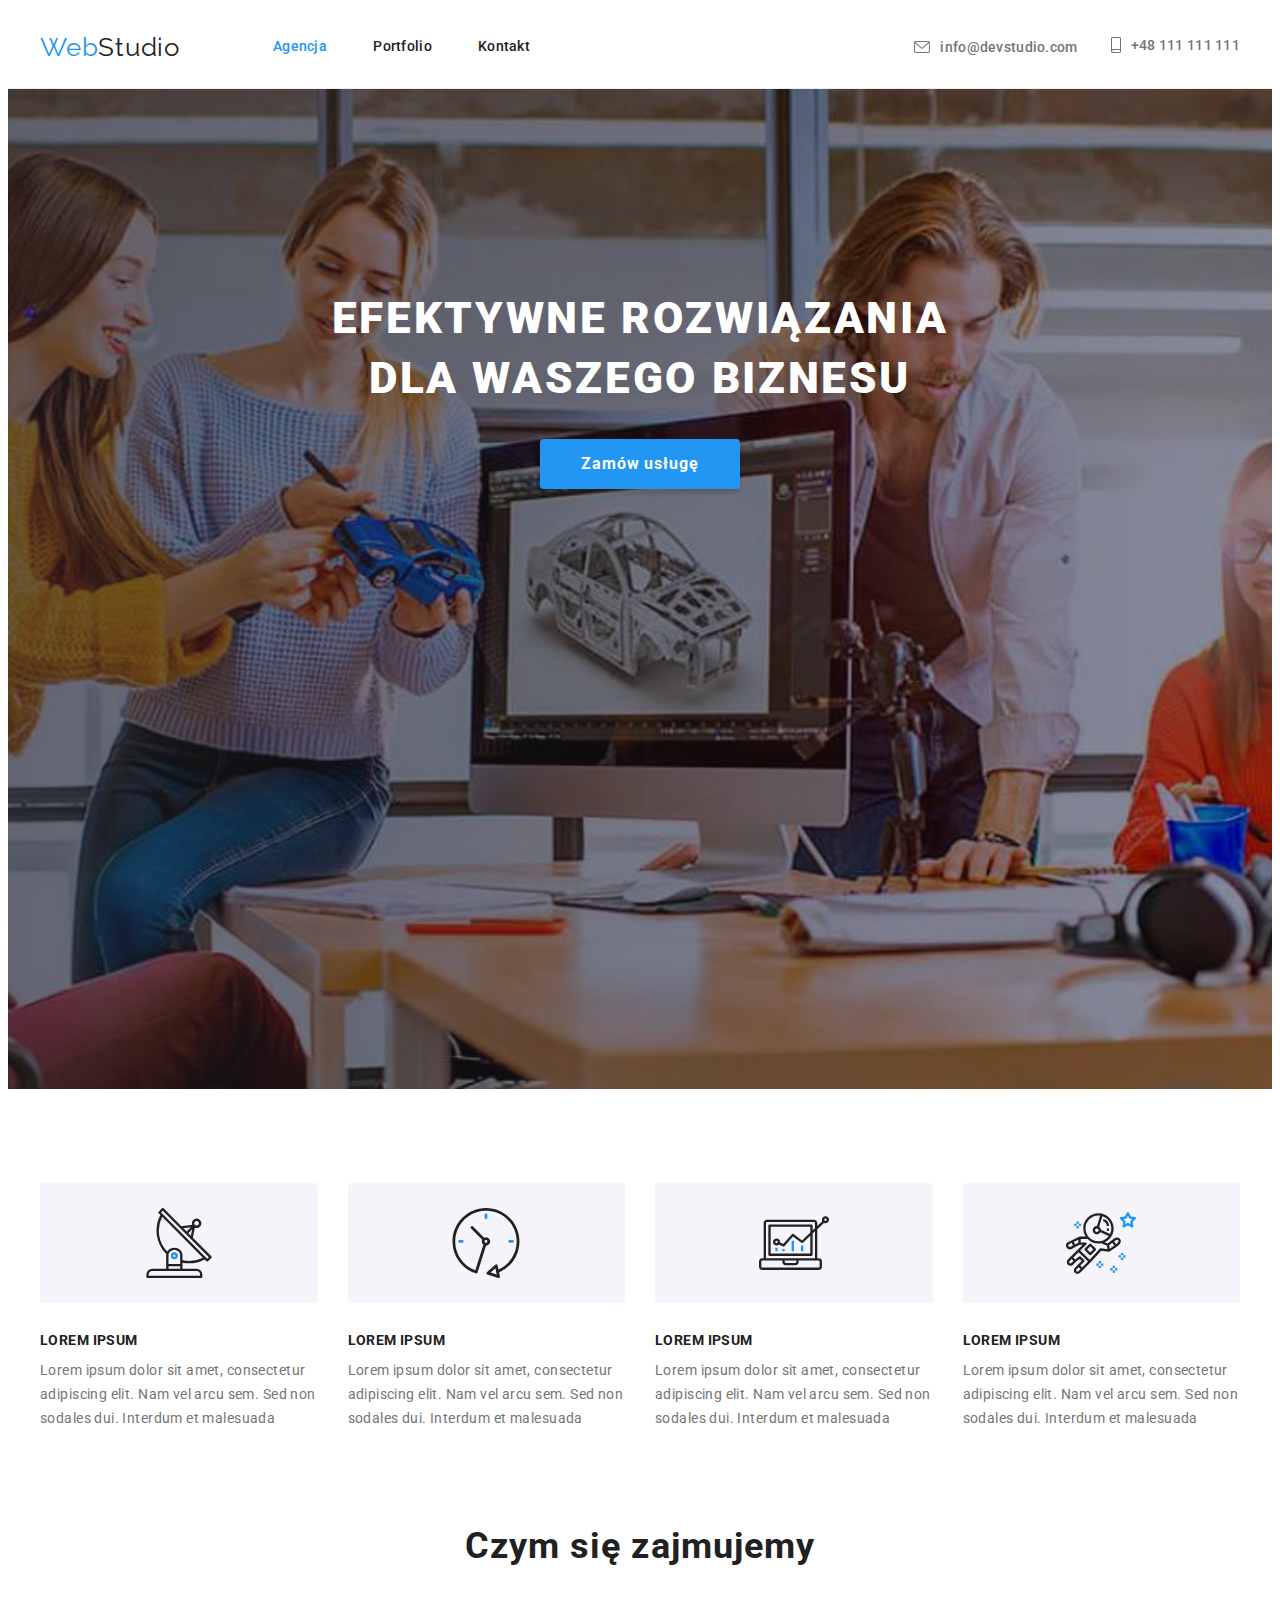
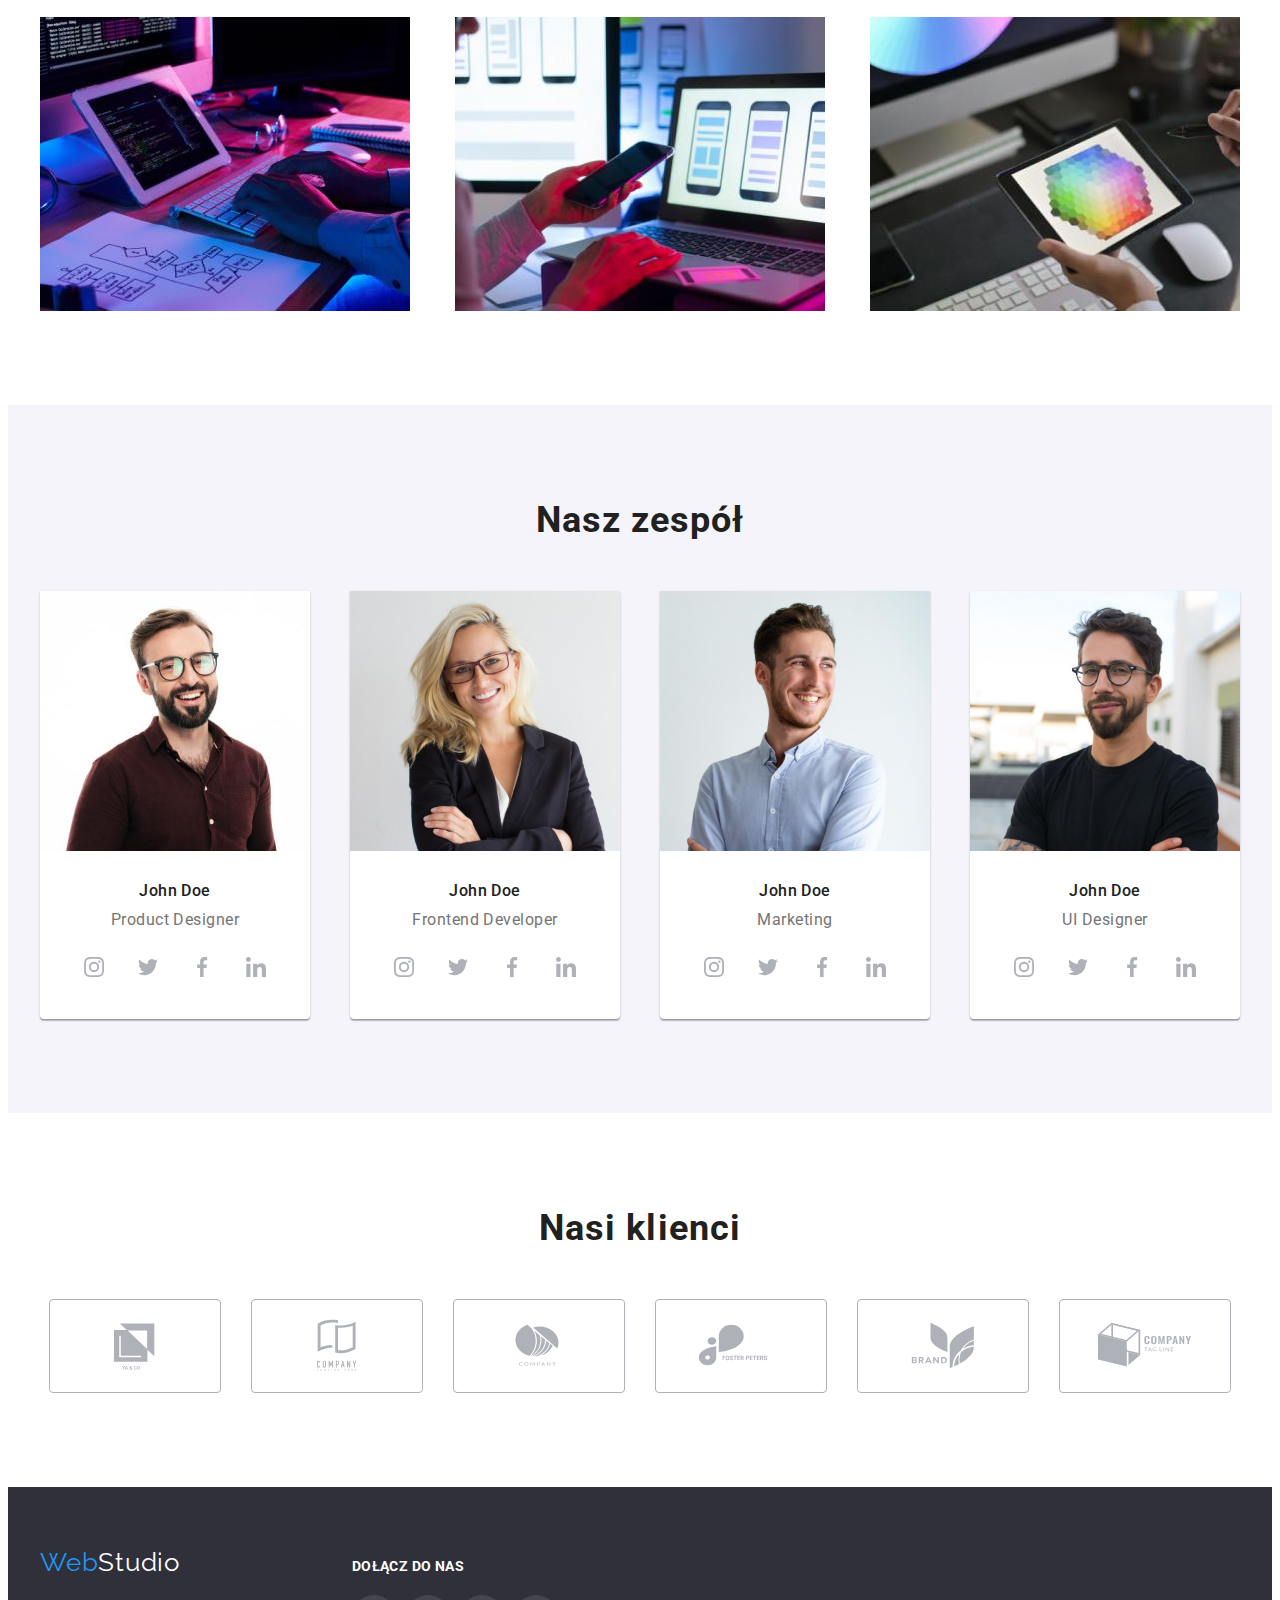
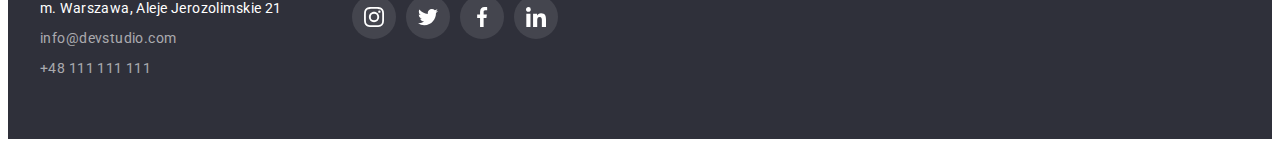
<file: index.html>
<!DOCTYPE html>
<html lang="pl">
  <head>
    <meta charset="UTF-8" />
    <meta http-equiv="X-UA-Compatible" content="IE=edge" />
    <meta name="viewport" content="width=device-width, initial-scale=1.0" />
    <meta
      name="description"
      content="WebStudio - efektywne rozwiązania dla Waszego biznesu."
    />
    <title>WebStudio</title>
    <link rel="preconnect" href="https://fonts.googleapis.com" />
    <link rel="preconnect" href="https://fonts.gstatic.com" crossorigin />
    <link
      href="https://fonts.googleapis.com/css2?family=Raleway:wght@700&family=Roboto:wght@400;500;700;900&display=swap"
      rel="stylesheet"
    />
    <link
      rel="stylesheet"
      href="https://cdnjs.cloudflare.com/ajax/libs/modern-normalize/2.0.0/modern-normalize.css"
      integrity="sha512-gA2Bvu0/hw4oj0Lp8ZHjK+o3S4BE5m8d/wNVy6ktKLhHKPpWLQwv9ixzuWirWOakoJqlBdePq2NhoCaUOQ5npQ=="
      crossorigin="anonymous"
      referrerpolicy="no-referrer"
    />
    <link rel="stylesheet" href="./css/styles.css" />
    <style>
      body {
        font-family: "Roboto", sans-serif;
        --primary-text-color: #212121;
        color: var(--primary-text-color);
      }
    </style>
  </head>
  <body>
    <header>
      <div class="container head-box">
        <nav class="nav-box">
          <a class="brand-name link" href="./index.html"
            ><span class="brand-name-color">Web</span>Studio</a
          >
          <ul class="navigation">
            <li><a class="link current" href="./index.html">Agencja</a></li>
            <li><a class="link" href="./portfolio.html">Portfolio</a></li>
            <li><a class="link" href="#kontakt">Kontakt</a></li>
          </ul>
        </nav>
        <ul class="contact">
          <li>
            <div class="contact-icon-text">
              <a class="link" href="mailto:info@devstudio.com">
                <svg class="contact-icon" width="16" height="12">
                  <use href="./images/icons.svg#icon-envelope"></use>
                </svg>
                info@devstudio.com</a
              >
            </div>
          </li>
          <li>
            <div class="contact-icon-text">
              <a class="link" href="tel:+48111111111">
                <svg class="contact-icon" width="10" height="16">
                  <use href="./images/icons.svg#icon-smartphone"></use>
                </svg>
                +48 111 111 111</a
              >
            </div>
          </li>
        </ul>
      </div>
    </header>
    <main>
      <section class="slogan-box">
        <div class="container order-box">
          <h1 class="slogan-text order-box-text">
            Efektywne rozwiązania dla waszego biznesu
          </h1>
          <button class="slogan-button order-box-button" type="button">
            Zamów usługę
          </button>
        </div>
      </section>
      <section class="section">
        <div class="container">
          <ul class="work-list work-list-box">
            <li>
              <div class="work-icon-rect">
                <svg class="work-icon-content" width="70" height="70">
                  <use href="./images/icons.svg#icon-antenna-1"></use>
                </svg>
              </div>
              <h2 class="work-title">LOREM IPSUM</h2>
              <p class="work-text">
                Lorem ipsum dolor sit amet, consectetur adipiscing elit. Nam vel
                arcu sem. Sed non sodales dui. Interdum et malesuada
              </p>
            </li>
            <li>
              <div class="work-icon-rect">
                <svg class="work-icon-content" width="70" height="70">
                  <use href="./images/icons.svg#icon-clock-1"></use>
                </svg>
              </div>
              <h2 class="work-title">LOREM IPSUM</h2>
              <p class="work-text">
                Lorem ipsum dolor sit amet, consectetur adipiscing elit. Nam vel
                arcu sem. Sed non sodales dui. Interdum et malesuada
              </p>
            </li>
            <li>
              <div class="work-icon-rect">
                <svg class="work-icon-content" width="70" height="70">
                  <use href="./images/icons.svg#icon-diagram-1"></use>
                </svg>
              </div>
              <h2 class="work-title">LOREM IPSUM</h2>
              <p class="work-text">
                Lorem ipsum dolor sit amet, consectetur adipiscing elit. Nam vel
                arcu sem. Sed non sodales dui. Interdum et malesuada
              </p>
            </li>
            <li>
              <div class="work-icon-rect">
                <svg class="work-icon-content" width="70" height="70">
                  <use href="./images/icons.svg#icon-astronaut-1"></use>
                </svg>
              </div>
              <h2 class="work-title">LOREM IPSUM</h2>
              <p class="work-text">
                Lorem ipsum dolor sit amet, consectetur adipiscing elit. Nam vel
                arcu sem. Sed non sodales dui. Interdum et malesuada
              </p>
            </li>
          </ul>
        </div>
      </section>
      <section class="section our-work">
        <div class="container">
          <h2 class="branch-title">Czym się zajmujemy</h2>
          <ul class="branch-pictures">
            <li>
              <img
                class="image-no-gap"
                src="images/work1.jpg"
                alt="Osoba pracuje w biurze, pisze kod na komputerze. Obok na biurku leży kartka z algorytmem."
                width="370"
                height="294"
              />
            </li>
            <li>
              <img
                class="image-no-gap"
                src="images/work2.jpg"
                alt="Osoba pracuje przed laptopem, trzyma w ręku telefon komórkowy. Na ekranie komputera znajdują się grafiki smartfonów."
                width="370"
                height="294"
              />
            </li>
            <li>
              <img
                class="image-no-gap"
                src="images/work3.jpg"
                alt="Osoba pracuje na tablecie, w ręku trzyma rysik. Na ekranie znajduje się poleta kolorów."
                width="370"
                height="294"
              />
            </li>
          </ul>
        </div>
      </section>
      <section class="team section">
        <div class="container">
          <h2 class="team-title">Nasz zespół</h2>
          <ul class="team-list team-list-box">
            <li class="team-card-box">
              <img
                class="image-no-gap"
                src="images/team1.jpg"
                alt="Mężczyzna w okularach i z brodą, w bordowej koszuli. Uśmiecha się."
                width="270"
                height="260"
              />
              <div class="team-name-box">
                <h3 class="team-name">John Doe</h3>
                <p class="team-profession">Product Designer</p>
                <ul class="team-icons">
                  <li>
                    <a class="team-icon-box" href>
                      <svg class="team-icon-content" width="20" height="20">
                        <use href="./images/icons.svg#icon-instagram-2"></use>
                      </svg>
                    </a>
                  </li>
                  <li>
                    <a class="team-icon-box" href>
                      <svg class="team-icon-content" width="20" height="20">
                        <use href="./images/icons.svg#icon-twitter-1"></use>
                      </svg>
                    </a>
                  </li>
                  <li>
                    <a class="team-icon-box" href>
                      <svg class="team-icon-content" width="20" height="20">
                        <use href="./images/icons.svg#icon-facebook-1"></use>
                      </svg>
                    </a>
                  </li>
                  <li>
                    <a class="team-icon-box" href>
                      <svg class="team-icon-content" width="20" height="20">
                        <use href="./images/icons.svg#icon-linkedin-1"></use>
                      </svg>
                    </a>
                  </li>
                </ul>
              </div>
            </li>
            <li class="team-card-box">
              <img
                class="image-no-gap"
                src="images/team2.jpg"
                alt="Kobieta, blondynka, w okularach, w czarnej marynarce. Uśmiecha się"
                width="270"
                height="260"
              />
              <div class="team-name-box">
                <h3 class="team-name">John Doe</h3>
                <p class="team-profession">Frontend Developer</p>
                <ul class="team-icons">
                  <li>
                    <a class="team-icon-box" href>
                      <svg class="team-icon-content" width="20" height="20">
                        <use href="./images/icons.svg#icon-instagram-2"></use>
                      </svg>
                    </a>
                  </li>
                  <li>
                    <a class="team-icon-box" href>
                      <svg class="team-icon-content" width="20" height="20">
                        <use href="./images/icons.svg#icon-twitter-1"></use>
                      </svg>
                    </a>
                  </li>
                  <li>
                    <a class="team-icon-box" href>
                      <svg class="team-icon-content" width="20" height="20">
                        <use href="./images/icons.svg#icon-facebook-1"></use>
                      </svg>
                    </a>
                  </li>
                  <li>
                    <a class="team-icon-box" href>
                      <svg class="team-icon-content" width="20" height="20">
                        <use href="./images/icons.svg#icon-linkedin-1"></use>
                      </svg>
                    </a>
                  </li>
                </ul>
              </div>
            </li>
            <li class="team-card-box">
              <img
                class="image-no-gap"
                src="images/team3.jpg"
                alt="Młody mężczyzna w białej koszuli. Uśmiecha się."
                width="270"
                height="260"
              />
              <div class="team-name-box">
                <h3 class="team-name">John Doe</h3>
                <p class="team-profession">Marketing</p>
                <ul class="team-icons">
                  <li>
                    <a class="team-icon-box" href>
                      <svg class="team-icon-content" width="20" height="20">
                        <use href="./images/icons.svg#icon-instagram-2"></use>
                      </svg>
                    </a>
                  </li>
                  <li>
                    <a class="team-icon-box" href>
                      <svg class="team-icon-content" width="20" height="20">
                        <use href="./images/icons.svg#icon-twitter-1"></use>
                      </svg>
                    </a>
                  </li>
                  <li>
                    <a class="team-icon-box" href>
                      <svg class="team-icon-content" width="20" height="20">
                        <use href="./images/icons.svg#icon-facebook-1"></use>
                      </svg>
                    </a>
                  </li>
                  <li>
                    <a class="team-icon-box" href>
                      <svg class="team-icon-content" width="20" height="20">
                        <use href="./images/icons.svg#icon-linkedin-1"></use>
                      </svg>
                    </a>
                  </li>
                </ul>
              </div>
            </li>
            <li class="team-card-box">
              <img
                class="image-no-gap"
                src="images/team4.jpg"
                alt="Mężczyzna w okularach, z brodą, w czarnej koszulce, lekko uśmiecha się."
                width="270"
                height="260"
              />
              <div class="team-name-box">
                <h3 class="team-name">John Doe</h3>
                <p class="team-profession">UI Designer</p>
                <ul class="team-icons">
                  <li>
                    <a class="team-icon-box" href>
                      <svg class="team-icon-content" width="20" height="20">
                        <use href="./images/icons.svg#icon-instagram-2"></use>
                      </svg>
                    </a>
                  </li>
                  <li>
                    <a class="team-icon-box" href>
                      <svg class="team-icon-content" width="20" height="20">
                        <use href="./images/icons.svg#icon-twitter-1"></use>
                      </svg>
                    </a>
                  </li>
                  <li>
                    <a class="team-icon-box" href>
                      <svg class="team-icon-content" width="20" height="20">
                        <use href="./images/icons.svg#icon-facebook-1"></use>
                      </svg>
                    </a>
                  </li>
                  <li>
                    <a class="team-icon-box" href>
                      <svg class="team-icon-content" width="20" height="20">
                        <use href="./images/icons.svg#icon-linkedin-1"></use>
                      </svg>
                    </a>
                  </li>
                </ul>
              </div>
            </li>
          </ul>
        </div>
      </section>
      <section class="clients section">
        <div class="container">
          <h2 class="clients-title">Nasi klienci</h2>
          <ul class="clients-icons">
            <li>
              <a class="client-icon-box" href>
                <svg class="client-icon-content" width="106" height="60">
                  <use href="./images/icons.svg#icon-logo-1"></use>
                </svg>
              </a>
            </li>
            <li>
              <a class="client-icon-box" href>
                <svg class="client-icon-content" width="106" height="60">
                  <use href="./images/icons.svg#icon-logo-2"></use>
                </svg>
              </a>
            </li>
            <li>
              <a class="client-icon-box" href>
                <svg class="client-icon-content" width="106" height="60">
                  <use href="./images/icons.svg#icon-logo-3"></use>
                </svg>
              </a>
            </li>
            <li>
              <a class="client-icon-box" href>
                <svg class="client-icon-content" width="106" height="60">
                  <use href="./images/icons.svg#icon-logo-4"></use>
                </svg>
              </a>
            </li>
            <li>
              <a class="client-icon-box" href>
                <svg class="client-icon-content" width="106" height="60">
                  <use href="./images/icons.svg#icon-logo-5"></use>
                </svg>
              </a>
            </li>
            <li>
              <a class="client-icon-box" href>
                <svg class="client-icon-content" width="106" height="60">
                  <use href="./images/icons.svg#icon-logo-6"></use>
                </svg>
              </a>
            </li>
          </ul>
        </div>
      </section>
    </main>
    <footer id="kontakt">
      <div class="container footer-content-box">
        <div>
          <a class="brand-name brand-name-footer link" href="./index.html"
            ><span class="brand-name-color">Web</span>Studio</a
          >
          <address>
            <ul class="address">
              <li>
                <a
                  class="link"
                  href="https://goo.gl/maps/iCMcbAQQFJVUKngY7"
                  target="_blank"
                  rel="noreferrer noopener nofollow"
                  >m. Warszawa, Aleje Jerozolimskie 21</a
                >
              </li>
              <li>
                <a class="link connect" href="mailto:info@devstudio.com"
                  >info@devstudio.com</a
                >
              </li>
              <li>
                <a class="link connect" href="tel:+48111111111"
                  >+48 111 111 111</a
                >
              </li>
            </ul>
          </address>
        </div>
        <div class="join-us-box">
          <p class="join-us-text">Dołącz do nas</p>
          <ul class="join-us-icons">
            <li>
              <a class="join-us-icon-box" href>
                <svg class="join-us-icon-content" width="20" height="20">
                  <use href="./images/icons.svg#icon-instagram-2"></use>
                </svg>
              </a>
            </li>
            <li>
              <a class="join-us-icon-box" href>
                <svg class="join-us-icon-content" width="20" height="20">
                  <use href="./images/icons.svg#icon-twitter-1"></use>
                </svg>
              </a>
            </li>
            <li>
              <a class="join-us-icon-box" href>
                <svg class="join-us-icon-content" width="20" height="20">
                  <use href="./images/icons.svg#icon-facebook-1"></use>
                </svg>
              </a>
            </li>
            <li>
              <a class="join-us-icon-box" href>
                <svg class="join-us-icon-content" width="20" height="20">
                  <use href="./images/icons.svg#icon-linkedin-1"></use>
                </svg>
              </a>
            </li>
          </ul>
        </div>
      </div>
    </footer>
  </body>
</html>
</file>
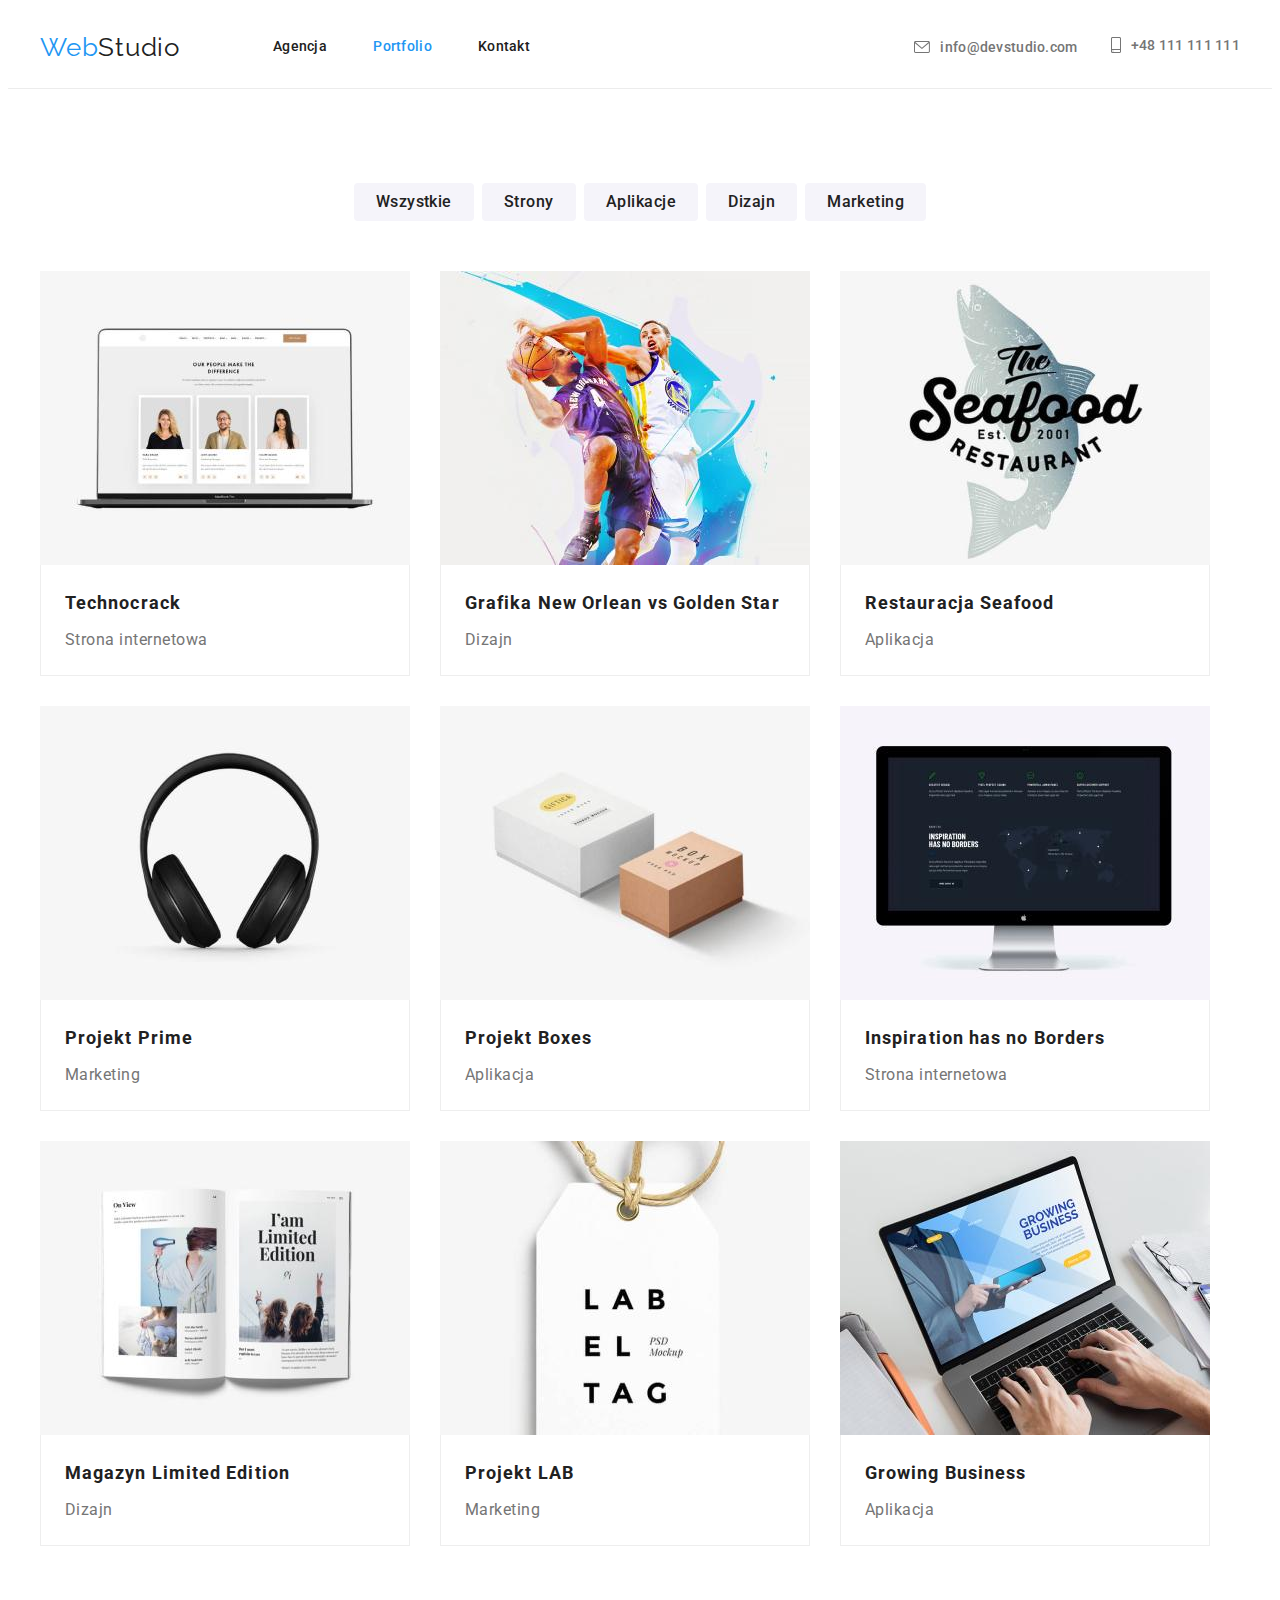
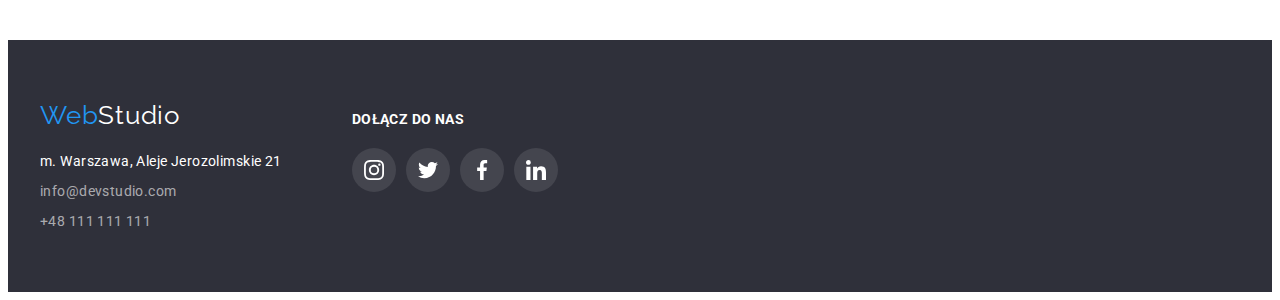
<file: portfolio.html>
<!DOCTYPE html>
<html lang="pl">
  <head>
    <meta charset="UTF-8" />
    <meta http-equiv="X-UA-Compatible" content="IE=edge" />
    <meta name="viewport" content="width=device-width, initial-scale=1.0" />
    <meta name="description" content="WebStudio - portfolio" />
    <title>Portfolio</title>
    <link rel="preconnect" href="https://fonts.googleapis.com" />
    <link rel="preconnect" href="https://fonts.gstatic.com" crossorigin />
    <link
      href="https://fonts.googleapis.com/css2?family=Raleway:wght@700&family=Roboto:wght@400;500;700;900&display=swap"
      rel="stylesheet"
    />
    <link
      rel="stylesheet"
      href="https://cdnjs.cloudflare.com/ajax/libs/modern-normalize/2.0.0/modern-normalize.css"
      integrity="sha512-gA2Bvu0/hw4oj0Lp8ZHjK+o3S4BE5m8d/wNVy6ktKLhHKPpWLQwv9ixzuWirWOakoJqlBdePq2NhoCaUOQ5npQ=="
      crossorigin="anonymous"
      referrerpolicy="no-referrer"
    />
    <link rel="stylesheet" href="./css/styles.css" />
    <style>
      body {
        font-family: "Roboto", sans-serif;
        --primary-text-color: #212121;
        color: var(--primary-text-color);
      }
    </style>
  </head>
  <body>
    <header>
      <div class="container head-box">
        <nav class="nav-box">
          <a class="brand-name link" href="./index.html"
            ><span class="brand-name-color">Web</span>Studio</a
          >
          <ul class="navigation">
            <li><a class="link" href="./index.html">Agencja</a></li>
            <li>
              <a class="link current" href="./portfolio.html">Portfolio</a>
            </li>
            <li><a class="link" href="#kontakt">Kontakt</a></li>
          </ul>
        </nav>
        <ul class="contact">
          <li>
            <div class="contact-icon-text">
              <a class="link" href="mailto:info@devstudio.com">
                <svg class="contact-icon" width="16" height="12">
                  <use href="./images/icons.svg#icon-envelope"></use>
                </svg>
                info@devstudio.com</a
              >
            </div>
          </li>
          <li>
            <div class="contact-icon-text">
              <a class="link" href="tel:+48111111111">
                <svg class="contact-icon" width="10" height="16">
                  <use href="./images/icons.svg#icon-smartphone"></use>
                </svg>
                +48 111 111 111</a
              >
            </div>
          </li>
        </ul>
      </div>
    </header>
    <main>
      <section class="section">
        <div class="container">
          <ul class="sort-list sort-buttons-box">
            <li>
              <button class="sort-button" type="button">Wszystkie</button>
            </li>
            <li><button class="sort-button" type="button">Strony</button></li>
            <li>
              <button class="sort-button" type="button">Aplikacje</button>
            </li>
            <li><button class="sort-button" type="button">Dizajn</button></li>
            <li>
              <button class="sort-button" type="button">Marketing</button>
            </li>
          </ul>
          <h1 class="visually-hidden">Portfolio</h1>
          <ul class="portfolio-list portfolio-box">
            <li>
              <a class="link" href>
                <img
                  class="image-no-gap"
                  src="images/technocrack.jpg"
                  alt="Strona internetowa firmy otwarta na laptopie. Przedstawione sylwetki osób."
                  width="370"
                  height="294"
                />
                <div class="portfolio-box-text">
                  <h2 class="portfolio-title">Technocrack</h2>
                  <p class="portfolio-type">Strona internetowa</p>
                </div>
              </a>
            </li>
            <li>
              <a class="link" href>
                <img
                  class="image-no-gap"
                  src="images/new-orlean-golden-star.jpg"
                  alt="Dwóch mężczyzn gra w koszykówkę. Za nimi jest abstrakcyjne, niebieskie tło."
                  width="370"
                  height="294"
                />
                <div class="portfolio-box-text">
                  <h2 class="portfolio-title">
                    Grafika New Orlean vs Golden Star
                  </h2>
                  <p class="portfolio-type">Dizajn</p>
                </div>
              </a>
            </li>
            <li>
              <a class="link" href>
                <img
                  class="image-no-gap"
                  src="images/seafood.jpg"
                  alt="Logo z rybą w tle i nazwą The Seafood Restaurant na froncie."
                  width="370"
                  height="294"
                />
                <div class="portfolio-box-text">
                  <h2 class="portfolio-title">Restauracja Seafood</h2>
                  <p class="portfolio-type">Aplikacja</p>
                </div>
              </a>
            </li>
            <li>
              <a class="link" href>
                <img
                  class="image-no-gap"
                  src="images/prime.jpg"
                  alt="Czarne słuchawki, stojące pionowo na płaskiej powierzchni."
                  width="370"
                  height="294"
                />
                <div class="portfolio-box-text">
                  <h2 class="portfolio-title">Projekt Prime</h2>
                  <p class="portfolio-type">Marketing</p>
                </div>
              </a>
            </li>
            <li>
              <a class="link" href>
                <img
                  class="image-no-gap"
                  src="images/boxes.jpg"
                  alt="Dwa pudełka leżące na płaskiej powierzchni. Jedno większe białe, drugie mniejsze brązowe."
                  width="370"
                  height="294"
                />
                <div class="portfolio-box-text">
                  <h2 class="portfolio-title">Projekt Boxes</h2>
                  <p class="portfolio-type">Aplikacja</p>
                </div>
              </a>
            </li>
            <li>
              <a class="link" href>
                <img
                  class="image-no-gap"
                  src="images/inspiration-has-no-borders.jpg"
                  alt="Monitor z wyświetlonymi białymi napisami i mapą świata."
                  width="370"
                  height="294"
                />
                <div class="portfolio-box-text">
                  <h2 class="portfolio-title">Inspiration has no Borders</h2>
                  <p class="portfolio-type">Strona internetowa</p>
                </div>
              </a>
            </li>
            <li>
              <a class="link" href>
                <img
                  class="image-no-gap"
                  src="images/limited-edition.jpg"
                  alt="Otwarte czasopismo. Na lewej stronie kobieta suszy włosy, na prawej stronie osoby spoglądają w niebo."
                  width="370"
                  height="294"
                />
                <div class="portfolio-box-text">
                  <h2 class="portfolio-title">Magazyn Limited Edition</h2>
                  <p class="portfolio-type">Dizajn</p>
                </div>
              </a>
            </li>
            <li>
              <a class="link" href>
                <img
                  class="image-no-gap"
                  src="images/lab.jpg"
                  alt="Biała etykieta ze sznureczkiem. Napis na etykiecie: Label tag PSD Mockup."
                  width="370"
                  height="294"
                />
                <div class="portfolio-box-text">
                  <h2 class="portfolio-title">Projekt LAB</h2>
                  <p class="portfolio-type">Marketing</p>
                </div>
              </a>
            </li>
            <li>
              <a class="link" href>
                <img
                  class="image-no-gap"
                  src="images/growing-business.jpg"
                  alt="Laptop z garfiką na ekranie, na której napis: growing business oraz fragment sylwetki osoby z tabletem."
                  width="370"
                  height="294"
                />
                <div class="portfolio-box-text">
                  <h2 class="portfolio-title">Growing Business</h2>
                  <p class="portfolio-type">Aplikacja</p>
                </div>
              </a>
            </li>
          </ul>
        </div>
      </section>
    </main>
    <footer id="kontakt">
      <div class="container footer-content-box">
        <div>
          <a class="brand-name brand-name-footer link" href="./index.html"
            ><span class="brand-name-color">Web</span>Studio</a
          >
          <address>
            <ul class="address">
              <li>
                <a
                  class="link"
                  href="https://goo.gl/maps/iCMcbAQQFJVUKngY7"
                  target="_blank"
                  rel="noreferrer noopener nofollow"
                  >m. Warszawa, Aleje Jerozolimskie 21</a
                >
              </li>
              <li>
                <a class="link connect" href="mailto:info@devstudio.com"
                  >info@devstudio.com</a
                >
              </li>
              <li>
                <a class="link connect" href="tel:+48111111111"
                  >+48 111 111 111</a
                >
              </li>
            </ul>
          </address>
        </div>
        <div class="join-us-box">
          <p class="join-us-text">Dołącz do nas</p>
          <ul class="join-us-icons">
            <li>
              <a class="join-us-icon-box" href>
                <svg class="join-us-icon-content" width="20" height="20">
                  <use href="./images/icons.svg#icon-instagram-2"></use>
                </svg>
              </a>
            </li>
            <li>
              <a class="join-us-icon-box" href>
                <svg class="join-us-icon-content" width="20" height="20">
                  <use href="./images/icons.svg#icon-twitter-1"></use>
                </svg>
              </a>
            </li>
            <li>
              <a class="join-us-icon-box" href>
                <svg class="join-us-icon-content" width="20" height="20">
                  <use href="./images/icons.svg#icon-facebook-1"></use>
                </svg>
              </a>
            </li>
            <li>
              <a class="join-us-icon-box" href>
                <svg class="join-us-icon-content" width="20" height="20">
                  <use href="./images/icons.svg#icon-linkedin-1"></use>
                </svg>
              </a>
            </li>
          </ul>
        </div>
      </div>
    </footer>
  </body>
</html>
</file>
<file: css/styles.css>
:root {
  --primary-text-color: #212121;
  --secondary-text-color: #757575;
  --light-text-color: #ffffff;
  --button-background-color: #f5f4fa;
  --active-color: #2196f3;
  --background-dark: #2f303a;
  --icons-light-color: #afb1b8;
}

h1,
h2,
h3,
p,
ul {
  margin: 0;
  padding: 0;
}

.link {
  text-decoration: inherit;
  font-style: inherit;
  color: inherit;
}

.brand-name {
  font-family: "Raleway";
  font-size: 26px;
  line-height: 1.19;
  letter-spacing: 0.03em;
}

.brand-name-color {
  color: var(--active-color);
}

.navigation {
  font-weight: 500;
  font-size: 14px;
  line-height: 1.14;
  letter-spacing: 0.02em;
  list-style-type: none;
  padding-left: 0;
}

.navigation .link:hover,
.navigation .link:focus {
  color: var(--active-color);
}

.current {
  color: var(--active-color);
}

.contact {
  font-weight: 500;
  font-size: 14px;
  line-height: 1.14;
  letter-spacing: 0.02em;
  color: var(--secondary-text-color);
  list-style-type: none;
  padding-left: 0;
  margin-left: auto;
}

.contact-icon {
  fill: currentColor;
  margin-right: 10px;
}

.contact-icon-text .link {
  display: flex;
  align-items: center;
}
.contact-icon-text .link:hover,
.contact-icon-text .link:focus {
  color: var(--active-color);
  cursor: pointer;
}

.slogan-box {
  padding: 200px 0;
  background-image: linear-gradient(
      to right,
      rgba(47, 48, 58, 0.4),
      transparent
    ),
    url("../images/order-background.jpg");
  background-repeat: no-repeat;
  background-position: center;
  background-size: cover;
  max-width: 1600px;
  height: 600px;
  margin: 0 auto;
}

.slogan-text {
  color: var(--light-text-color);
  font-weight: 900;
  font-size: 44px;
  line-height: 1.36;
  letter-spacing: 0.06em;
  text-transform: uppercase;
}

.slogan-button {
  color: var(--light-text-color);
  background: var(--active-color);
  box-shadow: 0px 4px 4px rgba(0, 0, 0, 0.15);
  border-radius: 4px;
  font-family: inherit;
  font-weight: 700;
  font-size: 16px;
  line-height: 1.88;
  display: flex;
  align-items: center;
  letter-spacing: 0.06em;
  cursor: pointer;
}

.slogan-button:hover,
.slogan-button:focus {
  color: var(--primary-text-color);
  background: var(--button-background-color);
}

.work-list {
  list-style-type: none;
  padding-left: 0;
}

.work-title {
  font-weight: 700;
  font-size: 14px;
  line-height: 1.14;
  letter-spacing: 0.03em;
  text-transform: uppercase;
  margin-bottom: 10px;
}

.work-text {
  font-size: 14px;
  line-height: 1.71;
  letter-spacing: 0.03em;
  color: var(--secondary-text-color);
}

.branch-title {
  font-weight: 700;
  font-size: 36px;
  line-height: 1.17;
  letter-spacing: 0.03em;
  margin-bottom: 50px;
  text-align: center;
}

.branch-pictures {
  list-style-type: none;
  display: flex;
  justify-content: space-between;
}

.team {
  background: var(--button-background-color);
}

.team-title {
  font-weight: 700;
  font-size: 36px;
  line-height: 1.17;
  letter-spacing: 0.03em;
  margin-bottom: 50px;
  text-align: center;
}

.team-list {
  list-style-type: none;
  padding-left: 0;
}

.team-name {
  font-weight: 500;
  font-size: 16px;
  line-height: 1.19;
  letter-spacing: 0.03em;
  text-align: center;
  margin-bottom: 10px;
}

.team-profession {
  font-size: 16px;
  line-height: 1.19;
  letter-spacing: 0.03em;
  color: var(--secondary-text-color);
  text-align: center;
  margin-bottom: 16px;
}

.address {
  font-size: 14px;
  line-height: 1.5;
  letter-spacing: 0.03em;
  list-style-type: none;
  padding-left: 0;
  font-style: normal;
  color: var(--light-text-color);
}

.address .connect {
  color: rgba(255, 255, 255, 0.6);
}

.address .link:hover,
.address .link:focus {
  color: var(--active-color);
}

.sort-list {
  list-style-type: none;
  padding-left: 0;
}

.sort-button {
  background: var(--button-background-color);
  border-radius: 4px;
  border: none;
  font-family: inherit;
  font-weight: 500;
  font-size: 16px;
  line-height: 1.62;
  text-align: center;
  letter-spacing: 0.03em;
  color: inherit;
  cursor: pointer;
  padding: 6px 22px;
}

.sort-button:hover,
.sort-button:focus {
  color: var(--light-text-color);
  background: var(--active-color);
  box-shadow: 0px 3px 1px rgba(0, 0, 0, 0.1), 0px 1px 2px rgba(0, 0, 0, 0.08),
    0px 2px 2px rgba(0, 0, 0, 0.12);
}

.visually-hidden {
  position: absolute;
  width: 1px;
  height: 1px;
  margin: -1px;
  border: 0;
  padding: 0;
  white-space: nowrap;
  clip-path: inset(100%);
  clip: rect(0 0 0 0);
  overflow: hidden;
}

.portfolio-list {
  list-style-type: none;
  padding-left: 0;
}

.portfolio-title {
  font-weight: 700;
  font-size: 18px;
  line-height: 2;
  letter-spacing: 0.06em;
  margin-bottom: 4px;
}

.portfolio-type {
  font-size: 16px;
  line-height: 1.88;
  letter-spacing: 0.03em;
  color: var(--secondary-text-color);
}

header {
  border-bottom: 1px solid #ececec;
  padding-top: 24px;
  padding-bottom: 25px;
}

.container {
  width: 1200px;
  margin: 0 auto;
  padding: 0 15px;
}
.section {
  padding: 94px 0;
}

header li {
  display: inline-block;
}
.navigation li:not(:last-child) {
  padding: 0;
  margin-right: 43px;
}
.contact li:not(:last-child) {
  padding: 0;
  margin-right: 30px;
}

.nav-box {
  display: flex;
  gap: 93px;
  align-items: center;
  padding: 0;
}
.head-box {
  display: flex;
  align-items: center;
}

.order-box-text {
  text-align: center;
  width: 696px;
  margin: 0 auto 30px;
}

.order-box-button {
  display: block;
  text-align: center;
  min-width: 200px;
  margin: 0 auto;
  border: none;
  padding: 10px 41px;
}

.work-list-box {
  display: flex;
  gap: 30px;
  justify-content: space-between;
}

.our-work {
  padding: 0 0 94px;
}

.image-no-gap {
  display: block;
}

.team-list-box {
  display: flex;
  gap: 30px;
  justify-content: space-between;
}

.team-card-box {
  background: #ffffff;
  box-shadow: 0px 1px 3px rgba(0, 0, 0, 0.12), 0px 1px 1px rgba(0, 0, 0, 0.14),
    0px 2px 1px rgba(0, 0, 0, 0.2);
  border-radius: 0px 0px 4px 4px;
}

.brand-name-footer {
  display: block;
  margin-bottom: 20px;
  color: var(--light-text-color);
}

.address > li:not(:last-child) {
  margin-bottom: 9px;
}

.sort-buttons-box {
  display: flex;
  gap: 8px;
  margin: 0 0 50px;
  justify-content: center;
}

.portfolio-box img {
  margin: 0;
}

.portfolio-box {
  display: flex;
  flex-wrap: wrap;
  gap: 30px;
}

.portfolio-box-text {
  padding: 20px 0 20px 24px;
  border-right: 1px solid #eeeeee;
  border-bottom: 1px solid #eeeeee;
  border-left: 1px solid #eeeeee;
}

.team-name-box {
  padding: 30px 0;
}

footer {
  padding-top: 60px;
  padding-bottom: 60px;
  background-color: var(--background-dark);
}

.work-icon-rect {
  background-color: var(--button-background-color);
  margin-bottom: 30px;
  border-radius: 4px;
  height: 120px;
  display: flex;
  align-items: center;
  justify-content: center;
}

.team-icon-box {
  width: 44px;
  height: 44px;
  border-radius: 50%;
  display: flex;
  align-items: center;
  justify-content: center;
  color: var(--icons-light-color);
}

.team-icon-content {
  fill: currentColor;
}

.team-icons {
  list-style: none;
  display: flex;
  gap: 10px;
  justify-content: center;
}

.team-icon-box:hover,
.team-icon-box:focus {
  background-color: var(--active-color);
  color: var(--light-text-color);
}

.clients-title {
  font-weight: 700;
  font-size: 36px;
  line-height: 1.17;
  letter-spacing: 0.03em;
  margin-bottom: 50px;
  text-align: center;
}

.client-icon-box {
  width: 170px;
  height: 92px;
  border-color: var(--icons-light-color);
  border-width: 1px;
  border-radius: 4px;
  border-style: solid;
  display: flex;
  align-items: center;
  justify-content: center;
  color: var(--icons-light-color);
}

.client-icon-content {
  fill: currentColor;
}

.clients-icons {
  list-style: none;
  display: flex;
  gap: 30px;
  justify-content: center;
}

.client-icon-box:hover,
.client-icon-box:focus {
  border-color: var(--active-color);
  color: var(--active-color);
}

.join-us-text {
  text-transform: uppercase;
  font-weight: 700;
  font-size: 14px;
  line-height: 1.14;
  letter-spacing: 0.03em;
  color: var(--light-text-color);
  margin-bottom: 20px;
}

.join-us-icon-box {
  width: 44px;
  height: 44px;
  border-radius: 50%;
  background-color: rgba(255, 255, 255, 0.1);
  display: flex;
  align-items: center;
  justify-content: center;
  color: var(--light-text-color);
}

.join-us-icon-content {
  fill: currentColor;
}

.join-us-icons {
  list-style: none;
  display: flex;
  gap: 10px;
}

.join-us-icon-box:hover,
.join-us-icon-box:focus {
  background-color: var(--active-color);
}

.footer-content-box {
  display: flex;
  align-items: baseline;
}

.join-us-box {
  margin-left: 70px;
}

.portfolio-box .link {
  display: block;
}

.portfolio-box .link:hover,
.portfolio-box .link:focus {
  box-shadow: 0px 1px 1px rgba(0, 0, 0, 0.12), 0px 4px 4px rgba(0, 0, 0, 0.06),
    1px 4px 6px rgba(0, 0, 0, 0.16);
}
</file>
